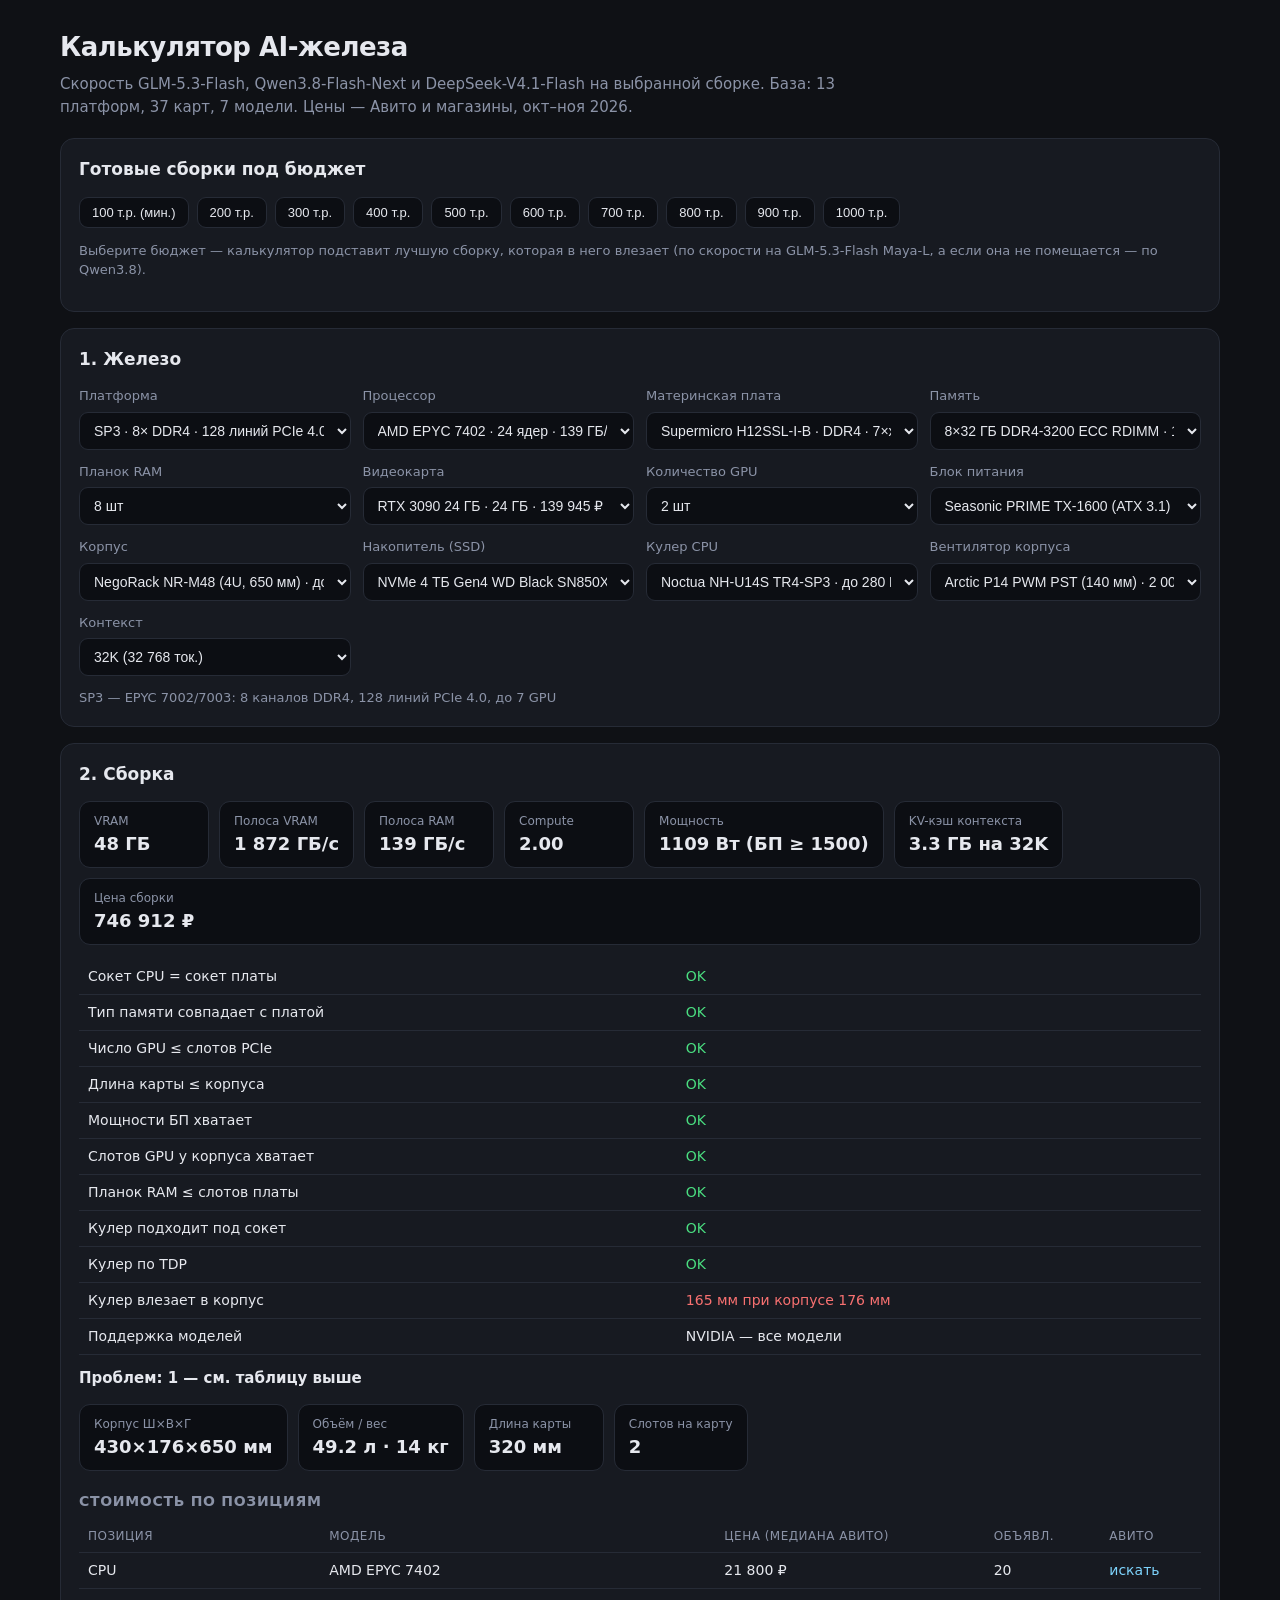
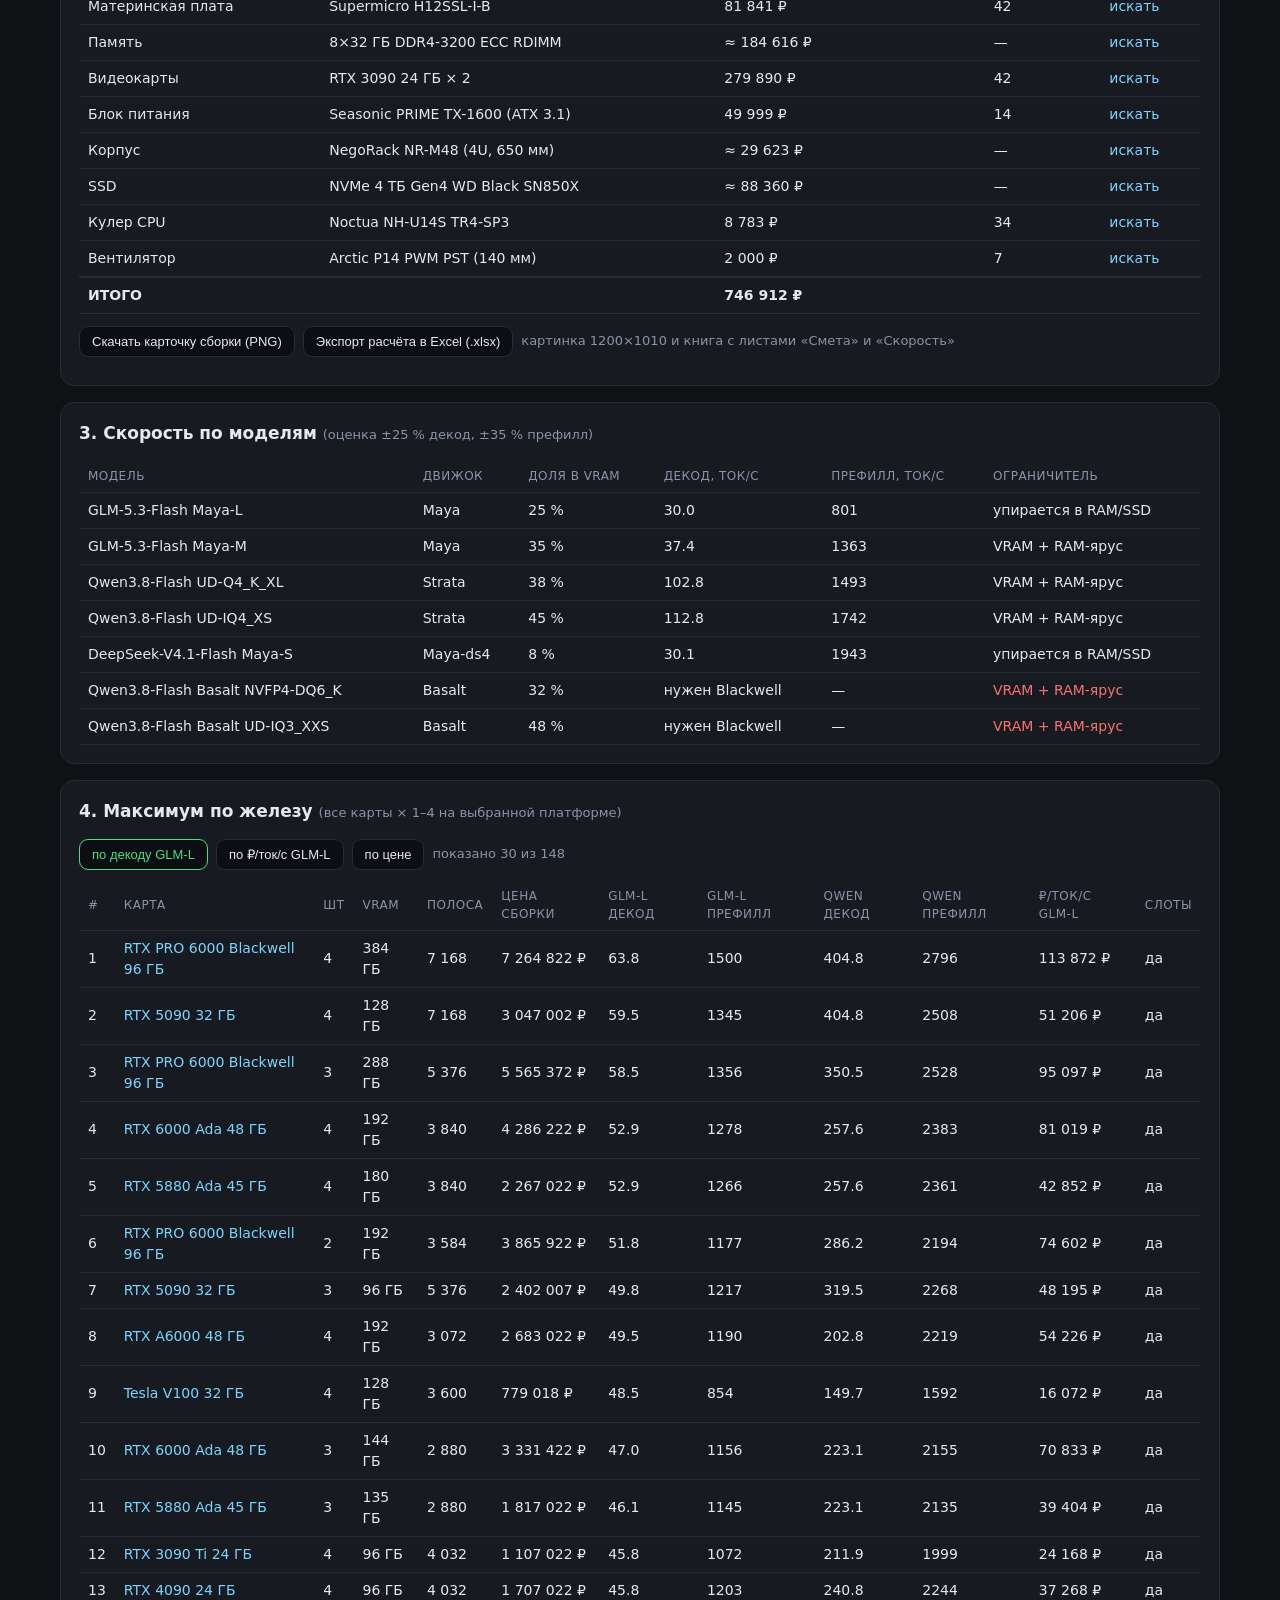
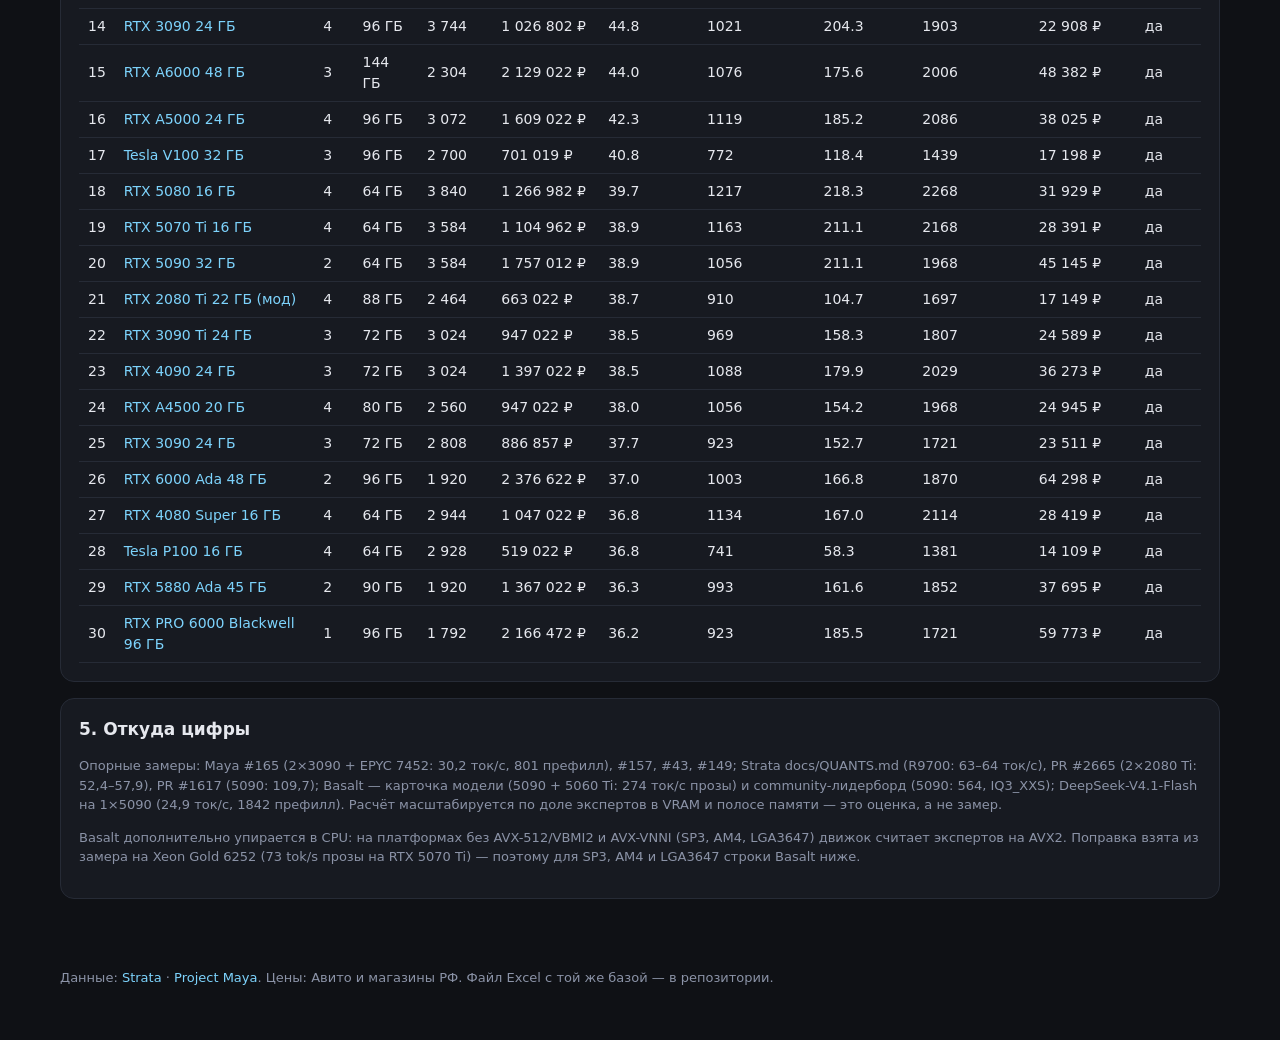
<file: index.html>
<!DOCTYPE html>
<html lang="ru">
<head>
<meta charset="utf-8">
<meta name="viewport" content="width=device-width, initial-scale=1">
<title>Калькулятор LLM-железа: GLM-5.3, Qwen3.8, DeepSeek 4.1</title>
<link rel="stylesheet" href="styles.css">
</head>
<body>
<header>
  <h1>Калькулятор AI-железа</h1>
  <p class="sub">Скорость GLM-5.3-Flash, Qwen3.8-Flash-Next и DeepSeek-V4.1-Flash на выбранной сборке.
     База: <span id="stats"></span>. Цены — Авито и магазины, окт–ноя 2026.</p>
</header>

<main>
  <div id="err" class="hint" style="display:none;border-color:#f87171;color:#f87171"></div>
  <section class="panel">
    <h2>Готовые сборки под бюджет</h2>
    <div class="toolbar" id="presets"></div>
    <p class="muted" id="presetsHint">Выберите бюджет — калькулятор подставит лучшую сборку, которая в него влезает (по скорости на GLM-5.3-Flash Maya-L, а если она не помещается — по Qwen3.8).</p>
  </section>
  <section class="panel">
    <h2>1. Железо</h2>
    <div class="grid">
      <label>Платформа<select id="platform"></select></label>
      <label>Процессор<select id="cpu"></select></label>
      <label>Материнская плата<select id="mb"></select></label>
      <label>Память<select id="ram"></select></label>
      <label>Планок RAM<select id="sticks"></select></label>
      <label>Видеокарта<select id="gpu"></select></label>
      <label>Количество GPU<select id="count"></select></label>
      <label>Блок питания<select id="psu"></select></label>
      <label>Корпус<select id="case"></select></label>
      <label>Накопитель (SSD)<select id="ssd"></select></label>
      <label>Кулер CPU<select id="cooler"></select></label>
      <label>Вентилятор корпуса<select id="fan"></select></label>
      <label>Контекст<select id="ctx"></select></label>
    </div>
    <div id="hint" class="hint"></div>
  </section>

  <section class="panel">
    <h2>2. Сборка</h2>
    <div class="cards">
      <div class="card"><span class="k">VRAM</span><span class="v" id="vram"></span></div>
      <div class="card"><span class="k">Полоса VRAM</span><span class="v" id="bwv"></span></div>
      <div class="card"><span class="k">Полоса RAM</span><span class="v" id="bwr"></span></div>
      <div class="card"><span class="k">Compute</span><span class="v" id="comp"></span></div>
      <div class="card"><span class="k">Мощность</span><span class="v" id="power"></span></div>
      <div class="card"><span class="k">KV-кэш контекста</span><span class="v" id="kv"></span></div>
      <div class="card wide"><span class="k">Цена сборки</span><span class="v" id="price"></span></div>
    </div>
    <table class="tbl" id="checks"></table>
    <p class="verdict" id="verdict"></p>
    <div class="cards" id="dims" style="margin-top:14px"></div>
    <h3 class="h3">Стоимость по позициям</h3>
    <table class="tbl" id="breakdown"></table>
    <div class="toolbar" style="margin-top:12px">
      <button id="dl">Скачать карточку сборки (PNG)</button>
      <button id="xl">Экспорт расчёта в Excel (.xlsx)</button>
      <span class="muted">картинка 1200×1010 и книга с листами «Смета» и «Скорость»</span>
    </div>
  </section>

  <section class="panel">
    <h2>3. Скорость по моделям <span class="muted">(оценка ±25 % декод, ±35 % префилл)</span></h2>
    <table class="tbl" id="models">
      <thead><tr><th>Модель</th><th>Движок</th><th>Доля в VRAM</th><th>Декод, ток/с</th><th>Префилл, ток/с</th><th>Ограничитель</th></tr></thead>
      <tbody></tbody>
    </table>
  </section>

  <section class="panel">
    <h2>4. Максимум по железу <span class="muted">(все карты × 1–4 на выбранной платформе)</span></h2>
    <div class="toolbar">
      <button data-sort="glmDec" class="active">по декоду GLM-L</button>
      <button data-sort="perGlm">по ₽/ток/с GLM-L</button>
      <button data-sort="price">по цене</button>
      <span class="muted" id="rowcount"></span>
    </div>
    <div class="scroll">
      <table class="tbl" id="max">
        <thead><tr>
          <th>#</th><th>Карта</th><th>шт</th><th>VRAM</th><th>Полоса</th><th>Цена сборки</th>
          <th>GLM-L декод</th><th>GLM-L префилл</th><th>Qwen декод</th><th>Qwen префилл</th><th>₽/ток/с GLM-L</th><th>Слоты</th>
        </tr></thead>
        <tbody></tbody>
      </table>
    </div>
  </section>

  <section class="panel">
    <h2>5. Откуда цифры</h2>
    <p class="muted">Опорные замеры: Maya #165 (2×3090 + EPYC 7452: 30,2 ток/с, 801 префилл), #157, #43, #149;
      Strata docs/QUANTS.md (R9700: 63–64 ток/с), PR #2665 (2×2080 Ti: 52,4–57,9), PR #1617 (5090: 109,7);
      Basalt — карточка модели (5090 + 5060 Ti: 274 ток/с прозы) и community-лидерборд (5090: 564, IQ3_XXS);
      DeepSeek-V4.1-Flash на 1×5090 (24,9 ток/с, 1842 префилл). Расчёт масштабируется по доле экспертов
      в VRAM и полосе памяти — это оценка, а не замер.</p>
    <p class="muted">Basalt дополнительно упирается в CPU: на платформах без AVX-512/VBMI2 и AVX-VNNI
      (SP3, AM4, LGA3647) движок считает экспертов на AVX2. Поправка взята из замера на Xeon Gold 6252
      (73 tok/s прозы на RTX 5070 Ti) — поэтому для SP3, AM4 и LGA3647 строки Basalt ниже.</p>
  </section>
</main>

<footer>
  <p>Данные: <a href="https://github.com/Niko1221/Strata">Strata</a> ·
     <a href="https://github.com/mw00/project-maya">Project Maya</a>. Цены: Авито и магазины РФ.
     Файл Excel с той же базой — в репозитории.</p>
</footer>

<script src="data.js?v=7fdfe591"></script>
<script src="calc.js"></script>
<script>
(function(){
  "use strict";
  var $ = function(id){ return document.getElementById(id); };

  window.addEventListener("error", function(e){
    var el = $("err");
    if (!el) return;
    el.style.display = "block";
    el.textContent = "Сбой в скрипте: " + (e.message || e.type) + ". Обновите страницу с Ctrl+F5 — скорее всего закэшировался старый data.js?v=7fdfe591.";
  });

  var SSDS = (DB.ssds && DB.ssds.length) ? DB.ssds : [];
  var ALL_COOLERS = (DB.coolers && DB.coolers.length) ? DB.coolers : [];
  var CPU_COOLERS = ALL_COOLERS.filter(function(c){ return c.kind === "cpu"; });
  var CASE_FANS = ALL_COOLERS.filter(function(c){ return c.kind === "case"; });
  var sel = {
    platform: DB.platforms[0], cpu: null, mb: null, ram: null,
    gpu: DB.gpus.filter(function(g){ return g.name.indexOf("RTX 3090 ") === 0; })[0] || DB.gpus[0],
    count: 2, psu: DB.psus[0], "case": DB.cases[0],
    ssd: SSDS.filter(function(s){ return s.name === DB.ssdDefault; })[0] || SSDS[0] || null,
    cooler: CPU_COOLERS.filter(function(c){ return c.name === DB.coolerDefault; })[0] || CPU_COOLERS[0] || null,
    fan: CASE_FANS.filter(function(c){ return c.name === DB.fanDefault; })[0] || CASE_FANS[0] || null,
    sticks: null,
    ctx: DB.ctxDefault || 32768,
    models: DB.models
  };
  var PRESETS = (DB.presets && DB.presets.length) ? DB.presets : [];

  function fillSticks(max){
    var el = $("sticks");
    if (!el) return;
    max = max || 4;
    if (!sel.sticks || sel.sticks > max) sel.sticks = max;
    el.innerHTML = "";
    for (var i = 1; i <= max; i++) {
      var o = document.createElement("option");
      o.value = i;
      o.textContent = i + " шт";
      if (i === sel.sticks) o.selected = true;
      el.appendChild(o);
    }
  }

  function syncSelects(){
    function set(id, arr, obj){
      var el = $(id);
      if (!el || !arr) return;
      var i = arr.indexOf(obj);
      if (i >= 0) el.value = String(i);
    }
    set("platform", DB.platforms, sel.platform);
    set("cpu", sel.platform.cpus, sel.cpu);
    set("mb", sel.platform.mbs, sel.mb);
    set("ram", sel.platform.rams, sel.ram);
    set("gpu", DB.gpus, sel.gpu);
    set("psu", DB.psus, sel.psu);
    set("case", DB.cases, sel["case"]);
    set("ssd", SSDS, sel.ssd);
    set("fan", CASE_FANS, sel.fan);
    var cool = CPU_COOLERS.filter(function(c){ return !c.sockets.length || c.sockets.indexOf(sel.platform.name) >= 0; });
    set("cooler", cool, sel.cooler);
    if ($("count")) $("count").value = String((sel.count || 1) - 1);
    fillSticks(sel.mb.ramSlots || 4);
  }

  function applyPreset(p){
    var plat = DB.platforms.filter(function(x){ return x.name === p.platform; })[0];
    if (!plat) return;
    sel.platform = plat;
    refreshPlatform();
    sel.cpu = plat.cpus.filter(function(c){ return c.name === p.cpu; })[0] || plat.cpus[0];
    sel.mb = plat.mbs.filter(function(m){ return m.name === p.mb; })[0] || plat.mbs[0];
    sel.ram = plat.rams.filter(function(r){ return r.name === p.ram; })[0] || plat.rams[0];
    sel.sticks = p.sticks || Math.min(sel.ram.mods, sel.mb.ramSlots);
    sel.gpu = DB.gpus.filter(function(g){ return g.name === p.gpu; })[0] || sel.gpu;
    sel.count = p.count || 1;
    sel.psu = DB.psus.filter(function(x){ return x.name === p.psu; })[0] || sel.psu;
    sel["case"] = DB.cases.filter(function(x){ return x.name === p.case; })[0] || sel["case"];
    sel.ssd = SSDS.filter(function(x){ return x.name === p.ssd; })[0] || sel.ssd;
    sel.cooler = CPU_COOLERS.filter(function(x){ return x.name === p.cooler; })[0] || null;
    sel.fan = CASE_FANS.filter(function(x){ return x.name === p.fan; })[0] || null;
    syncSelects();
    render();
  }

  function renderPresets(){
    var el = $("presets");
    if (!el || !PRESETS.length) return;
    el.innerHTML = PRESETS.map(function(p, i){
      var label = (p.budget / 1000) + " т.р." + (p.over ? " (мин.)" : "");
      return '<button data-p="' + i + '">' + label + "</button>";
    }).join("");
    el.querySelectorAll("button").forEach(function(b){
      b.addEventListener("click", function(){
        var p = PRESETS[+b.dataset.p];
        if (!p) return;
        applyPreset(p);
        $("presetsHint").textContent = "Бюджет " + (p.budget / 1000) + " т.р.: " + p.target +
          " ≈ " + p.decode + " ток/с, " + p.gpu + " ×" + p.count + ", сборка " +
          p.price.toLocaleString("ru-RU") + " ₽";
      });
    });
  }

  function fill(selEl, items, getLabel, current){
    selEl.innerHTML = "";
    items.forEach(function(it, i){
      var o = document.createElement("option");
      o.value = i; o.textContent = getLabel(it);
      if (it === current) o.selected = true;
      selEl.appendChild(o);
    });
  }

  function platformData(){ return sel.platform; }

  function refreshPlatform(){
    sel.cpu = sel.platform.cpus[0];
    sel.mb = sel.platform.mbs[0];
    sel.ram = sel.platform.rams[0];
    fill($("cpu"), sel.platform.cpus, function(c){ return c.name + " · " + c.cores + " ядер · " + c.bw + " ГБ/с · " + c.price.toLocaleString("ru-RU") + " ₽" + fromMin(c); }, sel.cpu);
    fill($("mb"), sel.platform.mbs, function(m){ return m.name + " · " + m.ram + " · " + m.slots + "×x16 · " + m.price.toLocaleString("ru-RU") + " ₽" + fromMin(m); }, sel.mb);
    fill($("ram"), sel.platform.rams, function(r){ return r.name + " · " + r.price.toLocaleString("ru-RU") + " ₽" + fromMin(r); }, sel.ram);
    // кулеры под выбранный сокет
    var opts = CPU_COOLERS.filter(function(c){ return !c.sockets.length || c.sockets.indexOf(sel.platform.name) >= 0; });
    var prev = sel.cooler ? sel.cooler.name : null;
    sel.cooler = opts.filter(function(c){ return c.name === prev; })[0] || opts[0] || null;
    if ($("cooler") && opts.length) {
      fill($("cooler"), opts, function(c){ return c.name + (c.tdp ? " · до " + c.tdp + " Вт" : "") + " · " + c.price.toLocaleString("ru-RU") + " ₽" + fromMin(c); }, sel.cooler);
    }
    if ($("ctx")) fill($("ctx"), DB.ctxOptions, function(o){ return o.label + " (" + o.tokens.toLocaleString("ru-RU") + " ток.)"; }, DB.ctxOptions.filter(function(o){ return o.tokens === sel.ctx; })[0]);
    fillSticks(sel.mb.ramSlots || 4);
    $("hint").textContent = sel.platform.title;
    render();
  }

  function money(v){ return Math.round(v).toLocaleString("ru-RU") + " ₽"; }
  function num(v, d){ return v == null ? "—" : v.toFixed(d == null ? 1 : d); }
  function fromMin(o){ return (o && o.min && o.min < o.price) ? " · от " + o.min.toLocaleString("ru-RU") + " ₽" : ""; }
  function lanesText(n){
    var a = n % 10, b = n % 100;
    if (b >= 11 && b <= 14) return n + " линий";
    if (a === 1) return n + " линия";
    if (a >= 2 && a <= 4) return n + " линии";
    return n + " линий";
  }
  function platformText(p){ return p.name + " · " + p.channels + "× " + p.ddr + " · " + lanesText(p.pcieLanes) + " PCIe " + p.pcieGen; }

  function render(){
    var r = Calc.build(sel);

    $("vram").textContent = r.vram + " ГБ";
    $("bwv").textContent = r.bwVram.toLocaleString("ru-RU") + " ГБ/с";
    $("bwr").textContent = (Math.round(r.bwRam * 10) / 10) + " ГБ/с";
    $("comp").textContent = r.compute.toFixed(2);
    $("power").textContent = Math.round(r.power) + " Вт (БП ≥ " + r.psuNeed + ")";
    if ($("kv")) {
      var kvFirst = r.models[0] ? (r.models[0].name ? (sel.models[0].kvRate || 0.1) : 0.1) : 0.1;
      $("kv").textContent = (kvFirst * r.ctx / 1000).toFixed(1) + " ГБ на " + Math.round(r.ctx / 1024) + "K";
    }
    $("price").textContent = money(r.price);

    $("checks").innerHTML = r.checks.map(function(c){
      return '<tr class="' + (c.ok ? "ok" : "bad") + '"><td>' + c.name + '</td><td>' + (c.ok ? "OK" : c.msg) + '</td></tr>';
    }).join("") + '<tr><td>Поддержка моделей</td><td>' + r.vendorOk + '</td></tr>';

    var bad = r.checks.filter(function(c){ return !c.ok; }).length;
    $("verdict").textContent = bad ? ("Проблем: " + bad + " — см. таблицу выше") : "Всё совместимо";

    var d = sel["case"].dims || [];
    $("dims").innerHTML = d.length
      ? '<div class="card"><span class="k">Корпус Ш×В×Г</span><span class="v">' + d[0] + "×" + d[1] + "×" + d[2] + " мм</span></div>" +
        '<div class="card"><span class="k">Объём / вес</span><span class="v">' + (d[0] * d[1] * d[2] / 1e6).toFixed(1) + " л · " + d[3] + " кг</span></div>" +
        '<div class="card"><span class="k">Длина карты</span><span class="v">' + sel.gpu.len + " мм</span></div>" +
        '<div class="card"><span class="k">Слотов на карту</span><span class="v">' + sel.gpu.slots + "</span></div>"
      : "";

    $("models").querySelector("tbody").innerHTML = r.models.map(function(m){
      return "<tr" + (m.blocked ? ' class="bad"' : "") + "><td>" + m.name + "</td><td>" + m.engine + "</td><td>" +
        (m.s * 100).toFixed(0) + " %</td><td>" + (m.blocked ? (m.reason || "недоступно") : num(m.decode)) + "</td><td>" +
        (m.blocked ? "—" : num(m.prefill, 0)) + "</td><td>" + m.lim + "</td></tr>";
    }).join("");

    var items = [
      ["CPU", sel.cpu.name, sel.cpu.price, sel.cpu.avitoUrl, sel.cpu.avitoN],
      ["Материнская плата", sel.mb.name, sel.mb.price, sel.mb.avitoUrl, sel.mb.avitoN],
      ["Память", sel.ram.name, sel.ram.price, sel.ram.avitoUrl, sel.ram.avitoN],
      ["Видеокарты", sel.gpu.name + " × " + sel.count, sel.gpu.price * sel.count, sel.gpu.avitoUrl, sel.gpu.avitoN],
      ["Блок питания", sel.psu.name, sel.psu.price, sel.psu.avitoUrl, sel.psu.avitoN],
      ["Корпус", sel["case"].name, sel["case"].price, sel["case"].avitoUrl, sel["case"].avitoN]
    ];
    if (sel.ssd) items.push(["SSD", sel.ssd.name, sel.ssd.price, sel.ssd.avitoUrl, sel.ssd.avitoN]);
    if (sel.cooler) items.push(["Кулер CPU", sel.cooler.name, sel.cooler.price, sel.cooler.avitoUrl, sel.cooler.avitoN]);
    if (sel.fan) items.push(["Вентилятор", sel.fan.name, sel.fan.price, sel.fan.avitoUrl, sel.fan.avitoN]);
    $("breakdown").innerHTML = "<thead><tr><th>Позиция</th><th>Модель</th><th>Цена (медиана Авито)</th><th>Объявл.</th><th>Авито</th></tr></thead><tbody>" +
      items.map(function(it){
        var approx = it[4] ? "" : "≈ ";
        return "<tr><td>" + it[0] + "</td><td>" + it[1] + "</td><td>" + approx + money(it[2]) + "</td><td>" + (it[4] || "—") + "</td><td>" +
          "<a href='" + it[3] + "' target='_blank' rel='noopener'>искать</a></td></tr>";
      }).join("") +
      "<tr class='total'><td>ИТОГО</td><td></td><td>" + money(r.price) + "</td><td></td><td></td></tr></tbody>";

    renderMax();
  }

  // ---- карточка сборки в PNG (canvas)
  function downloadCard(){
    var b = Calc.build(sel);
    var W = 1200, H = 1010, cv = document.createElement("canvas");
    cv.width = W; cv.height = H;
    var x = cv.getContext("2d");
    var C = {bg:"#0f1115", panel:"#171a21", line:"#262b36", text:"#e6e8ee", muted:"#8b93a7", accent:"#4ade80", warn:"#f87171"};
    function rr(X,Y,w,h,r,fill,stroke){
      x.beginPath(); x.moveTo(X+r,Y);
      x.arcTo(X+w,Y,X+w,Y+h,r); x.arcTo(X+w,Y+h,X,Y+h,r);
      x.arcTo(X,Y+h,X,Y,r); x.arcTo(X,Y,X+w,Y,r); x.closePath();
      if(fill){ x.fillStyle=fill; x.fill(); }
      if(stroke){ x.strokeStyle=stroke; x.lineWidth=2; x.stroke(); }
    }
    function T(s,X,Y,size,color,bold,align){
      x.font = (bold ? "bold " : "") + size + 'px "Segoe UI", Arial, sans-serif';
      x.fillStyle = color || C.text; x.textAlign = align || "left"; x.textBaseline = "alphabetic";
      x.fillText(s, X, Y);
    }
    function line(X1,Y1,X2,Y2){ x.strokeStyle = C.line; x.lineWidth = 1; x.beginPath(); x.moveTo(X1,Y1); x.lineTo(X2,Y2); x.stroke(); }
    function money(v){ return Math.round(v).toLocaleString("ru-RU") + " ₽"; }

    x.fillStyle = C.bg; x.fillRect(0,0,W,H);
    rr(28,24,W-56,H-48,22,C.panel,C.line);
    T("AI BUILD CARD",60,68,15,C.accent);
    var title = b.count + "× " + sel.gpu.name + " · " + sel.cpu.name;
    var size = 46;
    x.font = "bold " + size + 'px "Segoe UI", Arial, sans-serif';
    while (x.measureText(title).width > 1060 && size > 24) { size -= 2; x.font = "bold " + size + 'px "Segoe UI", Arial, sans-serif'; }
    T(title,60,74+38,size,C.text,true);
    T(sel.platform.name + " · " + (sel.ram.mods*sel.ram.gb) + " ГБ RAM · " + b.vram + " ГБ VRAM · контекст " + Math.round(b.ctx / 1024) + "K · " + Math.round(b.power) + " Вт", 60,150,19,C.muted);
    T("04.11.2026",W-60,70,15,C.muted,false,"right");
    T("цены: Авито, Россия",W-60,92,15,C.muted,false,"right");

    // состав
    var x0 = 60, y0 = 230;
    T("СОСТАВ И ЦЕНЫ",x0,y0,20,C.accent,true);
    var rows = [
      ["Процессор", sel.cpu.name, sel.cpu.price],
      ["Плата", sel.mb.name, sel.mb.price],
      ["Память", sel.ram.name, sel.ram.price],
      ["Видеокарты", sel.gpu.name + " × " + sel.count, sel.gpu.price * sel.count],
      ["Питание", sel.psu.name, sel.psu.price],
      ["Корпус", sel["case"].name, sel["case"].price]
    ];
    if (sel.ssd) rows.push(["SSD", sel.ssd.name, sel.ssd.price]);
    if (sel.cooler) rows.push(["Кулер", sel.cooler.name, sel.cooler.price]);
    if (sel.fan) rows.push(["Вентилятор", sel.fan.name, sel.fan.price]);
    var y = y0 + 36;
    rows.forEach(function(r){
      T(r[0],x0,y,15,C.muted);
      T(String(r[1]).slice(0,44),x0+120,y,19,C.text);
      T(money(r[2]),640,y,19,C.text,false,"right");
      y += 26; line(x0,y+6,640,y+6); y += 10;
    });
    T("ИТОГО",x0,y+6,20,C.text,true);
    T(money(b.price),640,y+2,34,C.accent,true,"right");

    // скорость
    var rx = 700;
    T("СКОРОСТЬ (ток/с)",rx,y0,20,C.accent,true);
    T("декод",rx,y0+30,15,C.muted);
    T("префилл",rx+240,y0+30,15,C.muted);
    var yy = y0 + 60;
    b.models.forEach(function(m){
      T(m.name.replace("GLM-5.3-Flash ","GLM ").replace("Qwen3.8-Flash ","Qwen ").replace("DeepSeek-V4.1-Flash ","DS ").slice(0,30), rx, yy, 19, C.text);
      if (m.decode === null) { T(m.reason || "недоступно", rx+240, yy, 15, C.warn); }
      else {
        T(m.decode.toFixed(1), rx+240, yy, 19, C.text);
        T(String(Math.round(m.prefill)), rx+360, yy, 19, C.muted);
      }
      yy += 32;
    });
    T("оценка ±25 % декод, ±35 % префилл", rx, yy+4, 14, C.muted);

    // габариты
    var by = 640;
    line(60,by-22,W-60,by-22);
    T("ГАБАРИТЫ СБОРКИ",60,by,20,C.accent,true);
    var d = sel["case"].dims || [];
    var cards = d.length
      ? [["Корпус Ш×В×Г", d[0]+"×"+d[1]+"×"+d[2]+" мм"],
         ["Объём / вес", (d[0]*d[1]*d[2]/1e6).toFixed(1)+" л · "+d[3]+" кг"],
         ["Длина карты", sel.gpu.len+" мм"],
         ["Слотов на карту", String(sel.gpu.slots)]]
      : [["Длина карты", sel.gpu.len+" мм"]];
    var cx = 60;
    cards.forEach(function(cd){
      rr(cx, by+40, 258, 88, 12, C.bg, C.line);
      T(cd[0],cx+16,by+68,15,C.muted);
      T(cd[1],cx+16,by+110,20,C.text,true);
      cx += 270;
    });

    // питание
    var py = by + 150;
    T("ПИТАНИЕ",60,py,20,C.accent,true);
    T("Потребление " + Math.round(b.power) + " Вт · рекомендуемый БП " + b.psuNeed + " Вт · установлен " + sel.psu.w + " Вт",60,py+34,19,C.text);
    var warn = [];
    if (sel.psu.w < b.psuNeed) warn.push("БП слабее расчётного");
    if (sel["case"].slots < b.count) warn.push("в корпусе " + sel["case"].slots + " слота под GPU");
    if (warn.length) T("! " + warn.join(" · "),60,py+62,19,C.warn);
    T("VRAM " + b.vram + " ГБ · полоса " + b.bwVram.toLocaleString("ru-RU") + " ГБ/с · RAM " + b.bwRam + " ГБ/с · compute " + b.compute.toFixed(2),
      60,py+(warn.length?92:62),19,C.muted);

    // подвал
    line(60,H-78,W-60,H-78);
    T("ervsed.github.io/ai-calculator-site",60,H-60,15,C.accent);
    T("цены — медианы объявлений Авито (Россия), 04.11.2026",W-60,H-60,15,C.muted,false,"right");

    var a = document.createElement("a");
    a.download = "build-card.png";
    a.href = cv.toDataURL("image/png");
    a.click();
  }

  var sortKey = "glmDec";
  function renderMax(){
    var rows = Calc.maxTable(sel).filter(function(x){ return x.fits; });
    rows.sort(function(a, b){
      if (sortKey === "price") return a.price - b.price;
      if (sortKey === "perGlm") return (a.perGlm || 1e12) - (b.perGlm || 1e12);
      return (b.glmDec || 0) - (a.glmDec || 0);
    });
    var top = rows.slice(0, 30);
    $("max").querySelector("tbody").innerHTML = top.map(function(x, i){
      var g = DB.gpus.find(function(v){ return v.name === x.gpu; });
      var link = g ? g.avitoUrl : "#";
      return "<tr><td>" + (i + 1) + "</td><td><a href='" + link + "' target='_blank' rel='noopener'>" + x.gpu + "</a></td><td>" + x.n + "</td><td>" + x.vram + " ГБ</td><td>" +
        x.bwVram.toLocaleString("ru-RU") + "</td><td>" + money(x.price) + "</td><td>" + num(x.glmDec) + "</td><td>" +
        num(x.glmPP, 0) + "</td><td>" + num(x.qwenDec) + "</td><td>" + num(x.qwenPP, 0) + "</td><td>" +
        (x.perGlm ? money(x.perGlm) : "—") + "</td><td>" + (x.fits ? "да" : "нет") + "</td></tr>";
    }).join("");
    $("rowcount").textContent = "показано " + top.length + " из " + rows.length;
  }

  // события
  $("platform").addEventListener("change", function(e){
    sel.platform = DB.platforms[+e.target.value];
    refreshPlatform();
  });
  ["cpu", "mb", "ram", "sticks", "gpu", "count", "psu", "case", "ssd", "cooler", "fan", "ctx"].forEach(function(key){
    $(key).addEventListener("change", function(e){
      var v = +e.target.value;
      if (key === "cpu") sel.cpu = sel.platform.cpus[v];
      else if (key === "mb") { sel.mb = sel.platform.mbs[v]; sel.sticks = Math.min(sel.sticks || sel.ram.mods, sel.mb.ramSlots); fillSticks(sel.mb.ramSlots); }
      else if (key === "ram") { sel.ram = sel.platform.rams[v]; sel.sticks = Math.min(sel.ram.mods, sel.mb.ramSlots); fillSticks(sel.mb.ramSlots); }
      else if (key === "sticks") sel.sticks = v;
      else if (key === "gpu") sel.gpu = DB.gpus[v];
      else if (key === "count") sel.count = v + 1;
      else if (key === "psu") sel.psu = DB.psus[v];
      else if (key === "ssd") sel.ssd = SSDS[v];
      else if (key === "cooler") sel.cooler = CPU_COOLERS.filter(function(c){ return !c.sockets.length || c.sockets.indexOf(sel.platform.name) >= 0; })[v];
      else if (key === "fan") sel.fan = CASE_FANS[v];
      else if (key === "ctx") sel.ctx = DB.ctxOptions[v].tokens;
      else sel["case"] = DB.cases[v];
      render();
    });
  });
  document.querySelectorAll(".toolbar button").forEach(function(b){
    b.addEventListener("click", function(){
      if (b.id === "dl") { downloadCard(); return; }
      if (b.id === "xl") { if (window.Xlsx) window.Xlsx.download(sel, Calc.build(sel)); return; }
      if (!b.dataset.sort) return;
      sortKey = b.dataset.sort;
      document.querySelectorAll(".toolbar button").forEach(function(x){ x.classList.remove("active"); });
      b.classList.add("active");
      renderMax();
    });
  });

  // инициализация
  $("stats").textContent = DB.platforms.length + " платформ, " + DB.gpus.length + " карт, " + DB.models.length + " модели";
  fill($("platform"), DB.platforms, platformText, sel.platform);
  fill($("gpu"), DB.gpus, function(g){ return g.name + " · " + g.vram + " ГБ · " + (g.price ? g.price.toLocaleString("ru-RU") + " ₽" : "цена н/д") + fromMin(g) + " · " + g.vendor; }, sel.gpu);
  fill($("count"), [1, 2, 3, 4], function(n){ return n + " шт"; }, 2);
  fill($("psu"), DB.psus, function(p){ return p.name + " · " + p.w + " Вт · " + p.price.toLocaleString("ru-RU") + " ₽" + fromMin(p); }, sel.psu);
  fill($("case"), DB.cases, function(c){ return c.name + " · до " + c.len + " мм · " + c.price.toLocaleString("ru-RU") + " ₽" + fromMin(c); }, sel["case"]);
  if (SSDS.length && $("ssd")) fill($("ssd"), SSDS, function(s){ return s.name + " · " + s.gb + " ГБ · " + s.price.toLocaleString("ru-RU") + " ₽" + fromMin(s); }, sel.ssd);
  if (CASE_FANS.length && $("fan")) fill($("fan"), CASE_FANS, function(c){ return c.name + " · " + c.price.toLocaleString("ru-RU") + " ₽" + fromMin(c); }, sel.fan);
  $("count").value = "1";
  refreshPlatform();
  fillSticks(sel.mb.ramSlots || 4);
  renderPresets();
})();
</script>
<script src="export.js?v=b152e8be"></script>
</body>
</html>
</file>
<file: styles.css>
:root {
  --bg: #0f1115;
  --panel: #171a21;
  --line: #262b36;
  --text: #e6e8ee;
  --muted: #8b93a7;
  --accent: #4ade80;
  --bad: #f87171;
}
* { box-sizing: border-box; }
body {
  margin: 0;
  background: var(--bg);
  color: var(--text);
  font: 15px/1.5 system-ui, -apple-system, "Segoe UI", Roboto, sans-serif;
}
header { padding: 28px 20px 8px; max-width: 1200px; margin: 0 auto; }
h1 { margin: 0 0 6px; font-size: 26px; letter-spacing: -.02em; }
h2 { margin: 0 0 14px; font-size: 17px; font-weight: 600; }
.sub { margin: 0; color: var(--muted); max-width: 780px; }
main { max-width: 1200px; margin: 0 auto; padding: 12px 20px 40px; }
.panel {
  background: var(--panel);
  border: 1px solid var(--line);
  border-radius: 14px;
  padding: 18px;
  margin-bottom: 16px;
}
.grid {
  display: grid;
  grid-template-columns: repeat(auto-fit, minmax(240px, 1fr));
  gap: 12px;
}
label { display: flex; flex-direction: column; gap: 6px; font-size: 13px; color: var(--muted); }
select {
  background: #0c0e13;
  color: var(--text);
  border: 1px solid var(--line);
  border-radius: 9px;
  padding: 9px 10px;
  font-size: 14px;
  width: 100%;
}
select:focus { outline: 2px solid #2f6b4a; }
.hint { margin-top: 12px; color: var(--muted); font-size: 13px; }
.cards { display: flex; flex-wrap: wrap; gap: 10px; margin-bottom: 14px; }
.card {
  background: #0c0e13;
  border: 1px solid var(--line);
  border-radius: 11px;
  padding: 10px 14px;
  min-width: 130px;
  display: flex;
  flex-direction: column;
}
.card.wide { flex: 1 1 220px; }
.card .k { color: var(--muted); font-size: 12px; }
.card .v { font-size: 18px; font-weight: 600; }
.tbl { width: 100%; border-collapse: collapse; font-size: 14px; }
.tbl th, .tbl td { text-align: left; padding: 7px 9px; border-bottom: 1px solid var(--line); }
.tbl th { color: var(--muted); font-weight: 500; font-size: 12px; text-transform: uppercase; letter-spacing: .04em; }
.tbl tr.ok td:last-child { color: var(--accent); }
.tbl tr.bad td:last-child { color: var(--bad); }
.verdict { margin: 12px 0 0; font-weight: 600; }
.muted { color: var(--muted); font-weight: 400; font-size: 13px; }
.h3 { margin: 20px 0 8px; font-size: 14px; font-weight: 600; color: var(--muted); text-transform: uppercase; letter-spacing: .05em; }
.tbl tr.total td { font-weight: 700; border-top: 2px solid var(--line); }
.toolbar { display: flex; gap: 8px; flex-wrap: wrap; align-items: center; margin-bottom: 10px; }
.toolbar button {
  background: #0c0e13; color: var(--text);
  border: 1px solid var(--line); border-radius: 9px;
  padding: 7px 12px; cursor: pointer; font-size: 13px;
}
.toolbar button.active { border-color: var(--accent); color: var(--accent); }
.scroll { overflow-x: auto; }
footer { max-width: 1200px; margin: 0 auto; padding: 0 20px 40px; color: var(--muted); font-size: 13px; }
a { color: #7dd3fc; text-decoration: none; }
a:hover { text-decoration: underline; }
</file>
